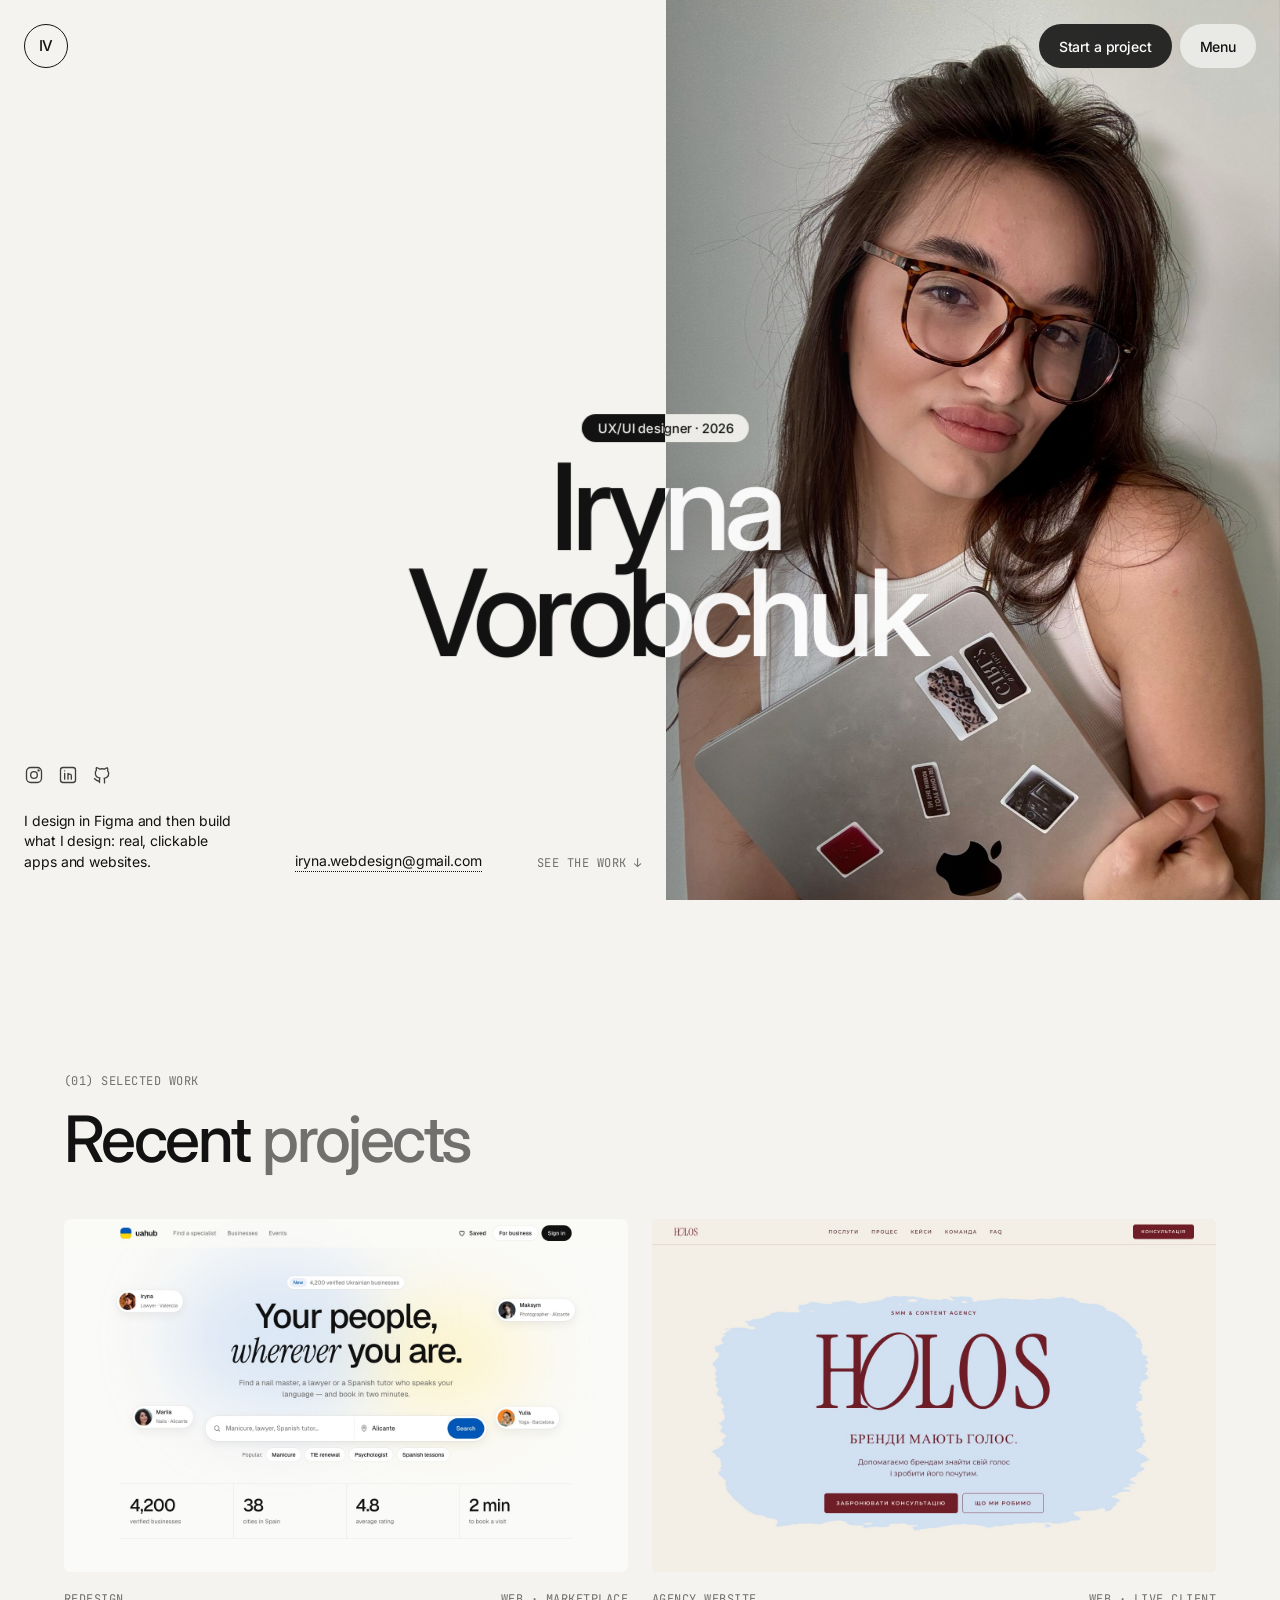
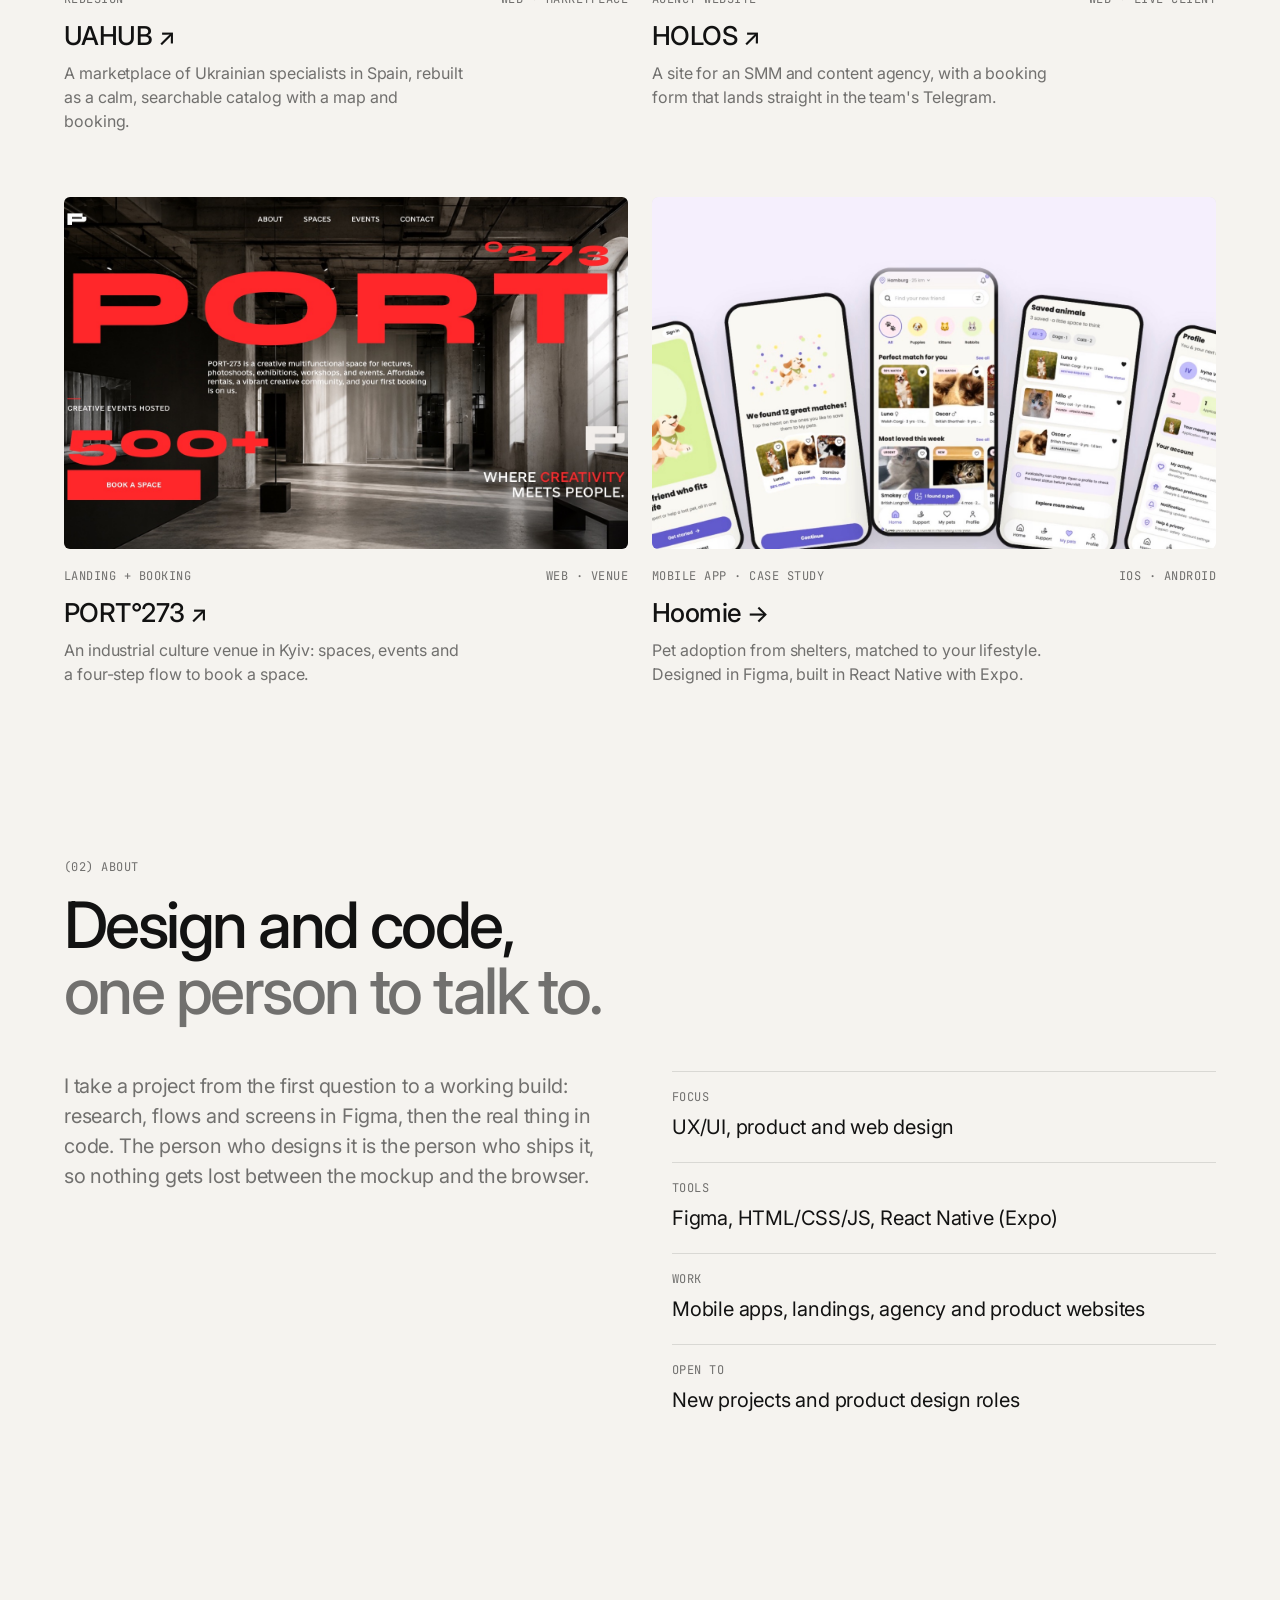
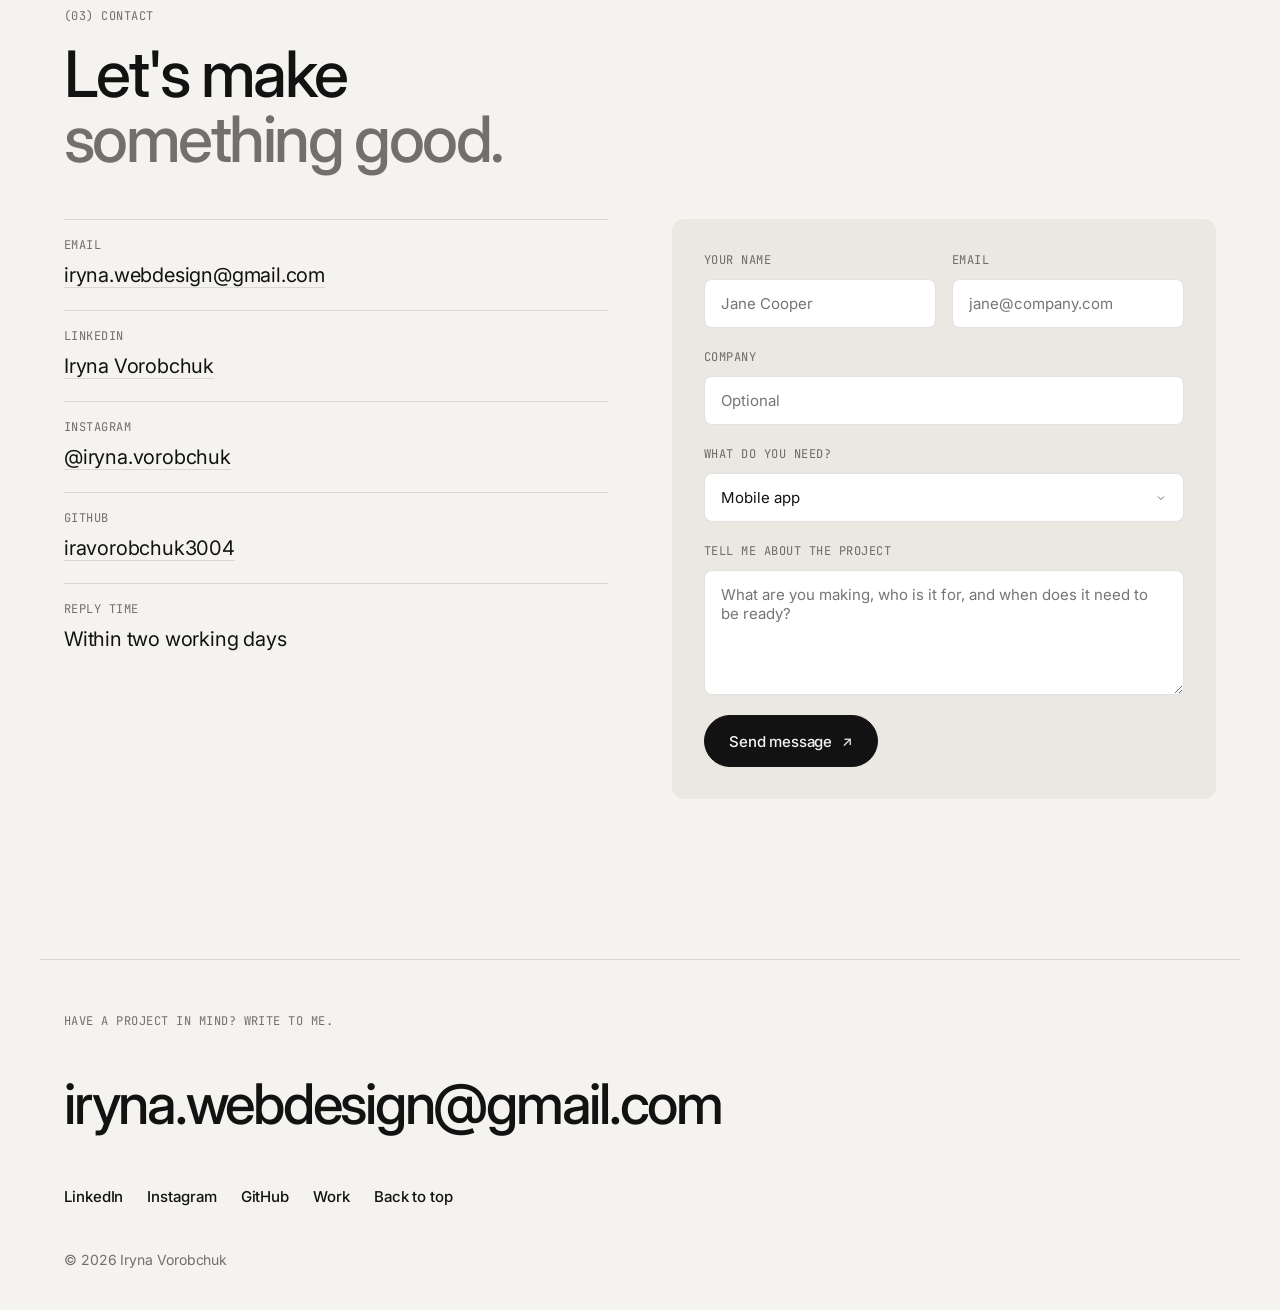
<file: index.html>
<!doctype html>
<html lang="en">
<head>
  <meta charset="utf-8">
  <meta name="viewport" content="width=device-width, initial-scale=1">
  <title>Iryna Vorobchuk — UX/UI designer</title>
  <meta name="description" content="UX/UI designer who designs in Figma and builds what she designs: apps, landings and websites.">
  <link rel="icon" href="favicon.svg" type="image/svg+xml">
  <link rel="preconnect" href="https://fonts.googleapis.com">
  <link rel="preconnect" href="https://fonts.gstatic.com" crossorigin>
  <link href="https://fonts.googleapis.com/css2?family=Inter:opsz,wght@14..32,400;14..32,500&family=JetBrains+Mono:wght@400&display=swap" rel="stylesheet">
  <link rel="stylesheet" href="styles.css?v=11">
</head>
<body>
  <header class="top">
    <a href="#top" class="brand">Iryna Vorobchuk</a>
    <button class="menu-btn" aria-expanded="false" aria-controls="menu">Menu</button>
  </header>

  <nav class="menu" id="menu" hidden>
    <a href="#work"><span class="mono">01</span>Work</a>
    <a href="#about"><span class="mono">02</span>About</a>
    <a href="#contact"><span class="mono">03</span>Contact</a>
  </nav>

  <main id="top">
    <section class="hero">
      <div class="hero-paper"></div>
      <figure class="hero-photo">
        <img src="img/iryna.jpg?v=2" alt="Iryna Vorobchuk holding her laptop" width="1200" height="1600">
      </figure>

      <a href="#top" class="hero-mark" aria-label="Iryna Vorobchuk">IV</a>
      <div class="hero-cta">
        <a class="pill pill-dark" href="#contact">Start a project</a>
        <button class="pill pill-glass menu-btn" aria-expanded="false" aria-controls="menu">Menu</button>
      </div>

      <!-- Two copies of the name: dark on the paper, light on the photo, split at the seam -->
      <div class="hero-name" aria-hidden="true">
        <div class="hero-name-in">
          <span class="tag"><span class="tag-a">UX/UI designer · 2026</span><span class="tag-b">Open to new projects ↗</span></span>
          <p class="name">Iryna<br>Vorobchuk</p>
        </div>
      </div>
      <div class="hero-name on-photo" aria-hidden="true">
        <div class="hero-name-in">
          <span class="tag"><span class="tag-a">UX/UI designer · 2026</span><span class="tag-b">Open to new projects ↗</span></span>
          <p class="name">Iryna<br>Vorobchuk</p>
        </div>
      </div>
      <!-- Invisible copy that catches the hover/click for the label above both visible copies -->
      <div class="hero-name hero-hit">
        <div class="hero-name-in">
          <a class="tag" href="#contact"><span class="tag-a">UX/UI designer · 2026</span><span class="tag-b">Open to new projects ↗</span></a>
          <p class="name" aria-hidden="true">Iryna<br>Vorobchuk</p>
        </div>
      </div>
      <h1 class="sr-only">Iryna Vorobchuk, UX/UI designer</h1>

      <div class="hero-foot">
        <div class="hero-social">
          <a href="https://www.instagram.com/iryna.vorobchuk/" target="_blank" rel="noopener" aria-label="Instagram"><svg viewBox="0 0 24 24"><rect x="3" y="3" width="18" height="18" rx="5"/><circle cx="12" cy="12" r="4"/><circle cx="17.5" cy="6.5" r="0.6" fill="currentColor"/></svg></a>
          <a href="https://www.linkedin.com/in/iryna-vorobchuk-7a0894409/" target="_blank" rel="noopener" aria-label="LinkedIn"><svg viewBox="0 0 24 24"><rect x="3" y="3" width="18" height="18" rx="3"/><path d="M8 10v7M8 7v.01M12 17v-4a2 2 0 0 1 4 0v4M12 10v7"/></svg></a>
          <a href="https://github.com/iravorobchuk3004" target="_blank" rel="noopener" aria-label="GitHub"><svg viewBox="0 0 24 24"><path d="M9 19c-4 1.3-4-2-6-2.5m12 5v-3.5c0-1 .1-1.4-.5-2 2.8-.3 5.5-1.4 5.5-6a4.6 4.6 0 0 0-1.3-3.2 4.2 4.2 0 0 0-.1-3.2s-1.1-.3-3.5 1.3a12 12 0 0 0-6.2 0C6.5 2.8 5.4 3.1 5.4 3.1a4.2 4.2 0 0 0-.1 3.2A4.6 4.6 0 0 0 4 9.5c0 4.6 2.7 5.7 5.5 6-.6.6-.6 1.2-.5 2V21"/></svg></a>
        </div>
        <div class="hero-bottom">
          <p>I design in Figma and then build what I design: real, clickable apps and websites.</p>
          <a class="dotted" href="mailto:iryna.webdesign@gmail.com">iryna.webdesign@gmail.com</a>
          <a class="mono" href="#work">See the work ↓</a>
        </div>
      </div>

    </section>

    <section class="work wrap" id="work">
      <p class="eyebrow reveal">(01) Selected work</p>
      <h2 class="title reveal-words">Recent <em>projects</em></h2>

      <div class="grid">
        <a class="card reveal" href="https://iravorobchuk3004.github.io/uahub-redesign/" target="_blank" rel="noopener">
          <div class="shot"><img src="img/uahub.jpg" alt="UAHUB home page with search and specialist avatars" loading="lazy"></div>
          <div class="meta mono"><span>Redesign</span><span>Web · Marketplace</span></div>
          <h3>UAHUB <span class="arr">↗</span></h3>
          <p>A marketplace of Ukrainian specialists in Spain, rebuilt as a calm, searchable catalog with a map and booking.</p>
        </a>

        <a class="card reveal" href="https://holos-site-tau.vercel.app" target="_blank" rel="noopener">
          <div class="shot"><img src="img/holos.jpg" alt="HOLOS agency site with wine-red serif wordmark" loading="lazy"></div>
          <div class="meta mono"><span>Agency website</span><span>Web · Live client</span></div>
          <h3>HOLOS <span class="arr">↗</span></h3>
          <p>A site for an SMM and content agency, with a booking form that lands straight in the team's Telegram.</p>
        </a>

        <a class="card reveal" href="https://iravorobchuk3004.github.io/port273/" target="_blank" rel="noopener">
          <div class="shot dark"><img src="img/port273.jpg?v=2" alt="PORT°273 landing: red wordmark over an industrial hall" loading="lazy"></div>
          <div class="meta mono"><span>Landing + booking</span><span>Web · Venue</span></div>
          <h3>PORT°273 <span class="arr">↗</span></h3>
          <p>An industrial culture venue in Kyiv: spaces, events and a four-step flow to book a space.</p>
        </a>

        <a class="card reveal" href="case/hoomie/">
          <div class="shot"><img src="img/hoomie.jpg?v=2" alt="Five Hoomie app screens: onboarding, matches, home, saved animals and profile" loading="lazy"></div>
          <div class="meta mono"><span>Mobile app · Case study</span><span>iOS · Android</span></div>
          <h3>Hoomie <span class="arr">→</span></h3>
          <p>Pet adoption from shelters, matched to your lifestyle. Designed in Figma, built in React Native with Expo.</p>
        </a>
      </div>
    </section>

    <section class="about wrap" id="about">
      <p class="eyebrow reveal">(02) About</p>
      <h2 class="title reveal-words">Design and code, <em>one person to talk to.</em></h2>
      <div class="split">
        <p class="body reveal">I take a project from the first question to a working build: research, flows and screens in Figma, then the real thing in code. The person who designs it is the person who ships it, so nothing gets lost between the mockup and the browser.</p>
        <dl class="facts">
          <div class="reveal"><dt class="mono">Focus</dt><dd>UX/UI, product and web design</dd></div>
          <div class="reveal"><dt class="mono">Tools</dt><dd>Figma, HTML/CSS/JS, React Native (Expo)</dd></div>
          <div class="reveal"><dt class="mono">Work</dt><dd>Mobile apps, landings, agency and product websites</dd></div>
          <div class="reveal"><dt class="mono">Open to</dt><dd>New projects and product design roles</dd></div>
        </dl>
      </div>
    </section>

    <section class="contact wrap" id="contact">
      <p class="eyebrow reveal">(03) Contact</p>
      <h2 class="title reveal-words">Let's make <em>something good.</em></h2>
      <div class="split">
        <dl class="facts">
          <div class="reveal"><dt class="mono">Email</dt><dd><a href="mailto:iryna.webdesign@gmail.com">iryna.webdesign@gmail.com</a></dd></div>
          <div class="reveal"><dt class="mono">LinkedIn</dt><dd><a href="https://www.linkedin.com/in/iryna-vorobchuk-7a0894409/" target="_blank" rel="noopener">Iryna Vorobchuk</a></dd></div>
          <div class="reveal"><dt class="mono">Instagram</dt><dd><a href="https://www.instagram.com/iryna.vorobchuk/" target="_blank" rel="noopener">@iryna.vorobchuk</a></dd></div>
          <div class="reveal"><dt class="mono">GitHub</dt><dd><a href="https://github.com/iravorobchuk3004" target="_blank" rel="noopener">iravorobchuk3004</a></dd></div>
          <div class="reveal"><dt class="mono">Reply time</dt><dd>Within two working days</dd></div>
        </dl>

        <form class="form reveal" id="form">
          <div class="row">
            <label><span class="mono">Your name</span><input name="name" placeholder="Jane Cooper" required></label>
            <label><span class="mono">Email</span><input name="email" type="email" placeholder="jane@company.com" required></label>
          </div>
          <label><span class="mono">Company</span><input name="company" placeholder="Optional"></label>
          <label><span class="mono">What do you need?</span>
            <select name="need">
              <option>Mobile app</option>
              <option>Website or landing</option>
              <option>Redesign</option>
              <option>UX/UI audit</option>
              <option>A designer on the team</option>
              <option>Not sure yet</option>
            </select>
          </label>
          <label><span class="mono">Tell me about the project</span><textarea name="message" rows="5" placeholder="What are you making, who is it for, and when does it need to be ready?"></textarea></label>
          <button class="btn btn-dark" type="submit">Send message <span class="arr">↗</span></button>
        </form>
      </div>
    </section>
  </main>

  <footer class="foot wrap">
    <p class="eyebrow">Have a project in mind? Write to me.</p>
    <a class="big-mail" href="mailto:iryna.webdesign@gmail.com">iryna.webdesign@gmail.com</a>
    <div class="socials">
      <a href="https://www.linkedin.com/in/iryna-vorobchuk-7a0894409/" target="_blank" rel="noopener">LinkedIn</a>
      <a href="https://www.instagram.com/iryna.vorobchuk/" target="_blank" rel="noopener">Instagram</a>
      <a href="https://github.com/iravorobchuk3004" target="_blank" rel="noopener">GitHub</a>
      <a href="#work">Work</a>
      <a href="#top">Back to top</a>
    </div>
    <p class="small">© 2026 Iryna Vorobchuk</p>
  </footer>

  <script src="app.js?v=11"></script>
</body>
</html>
</file>
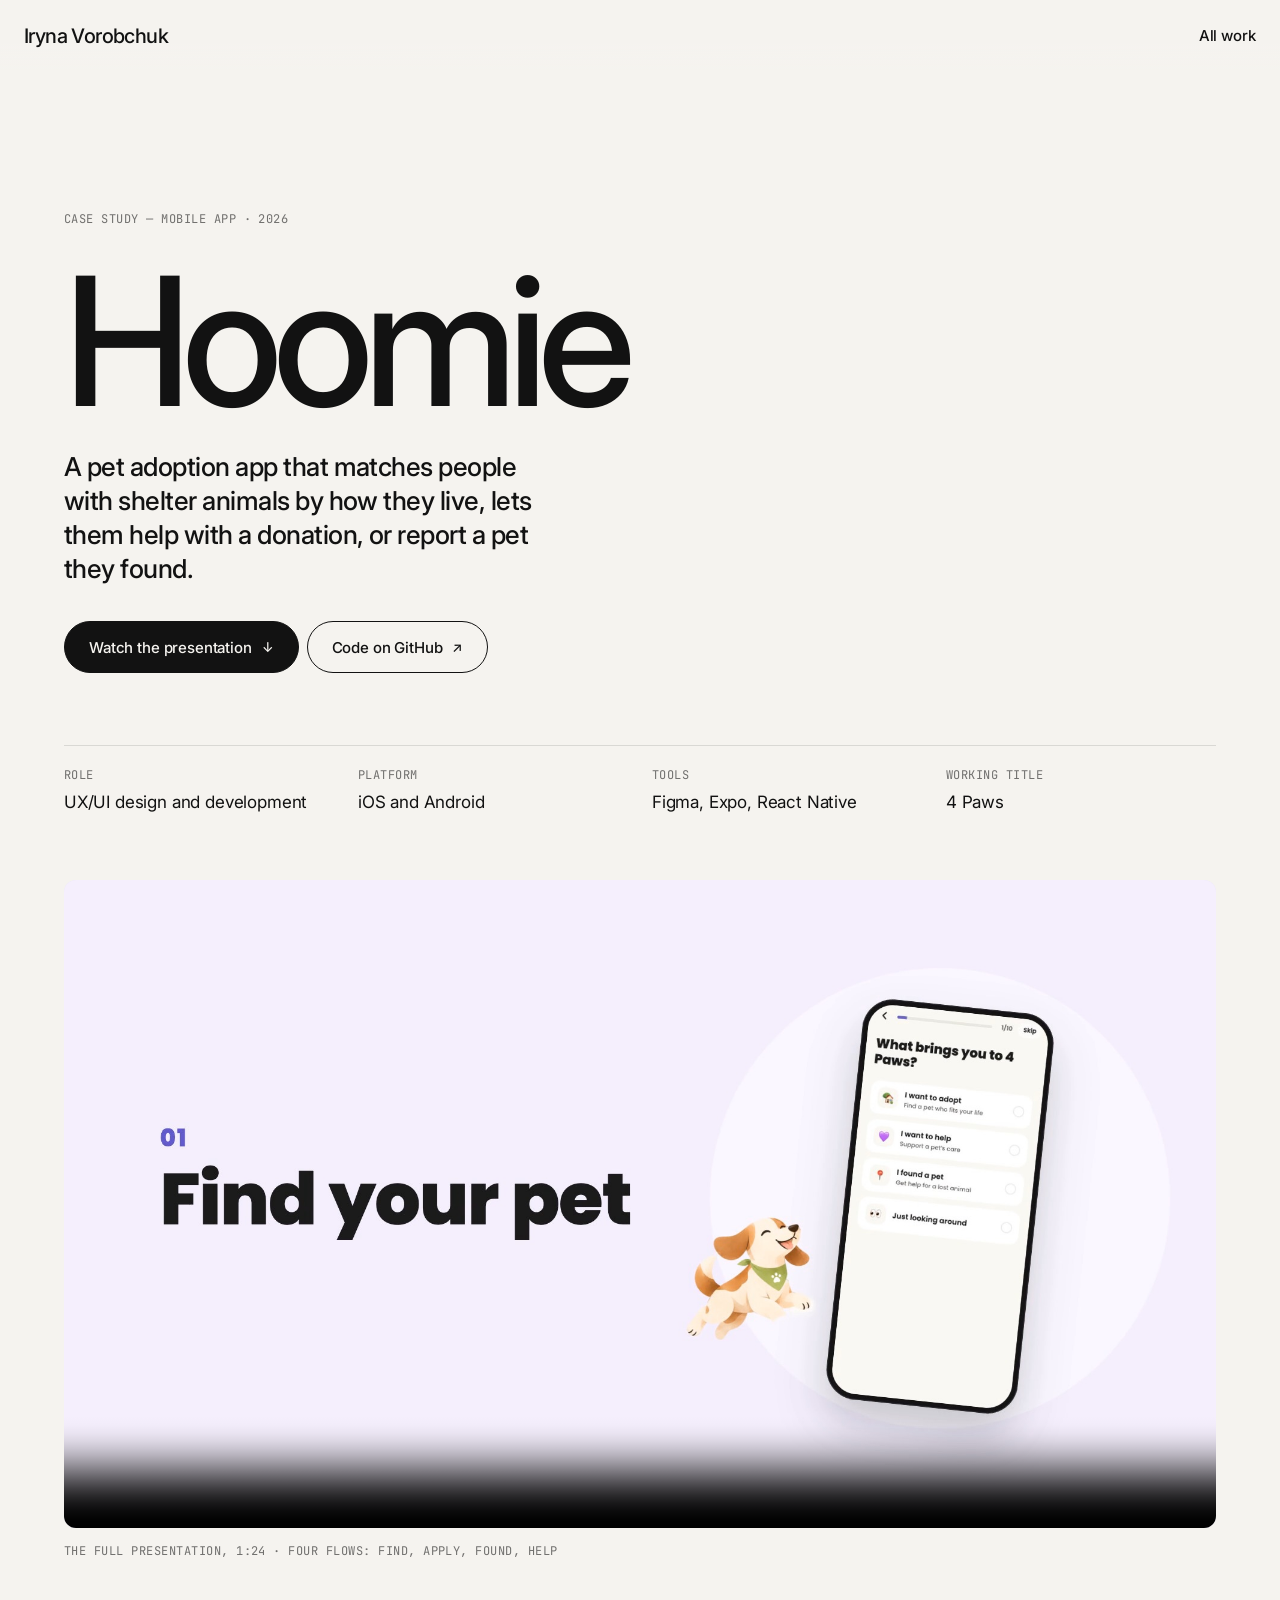
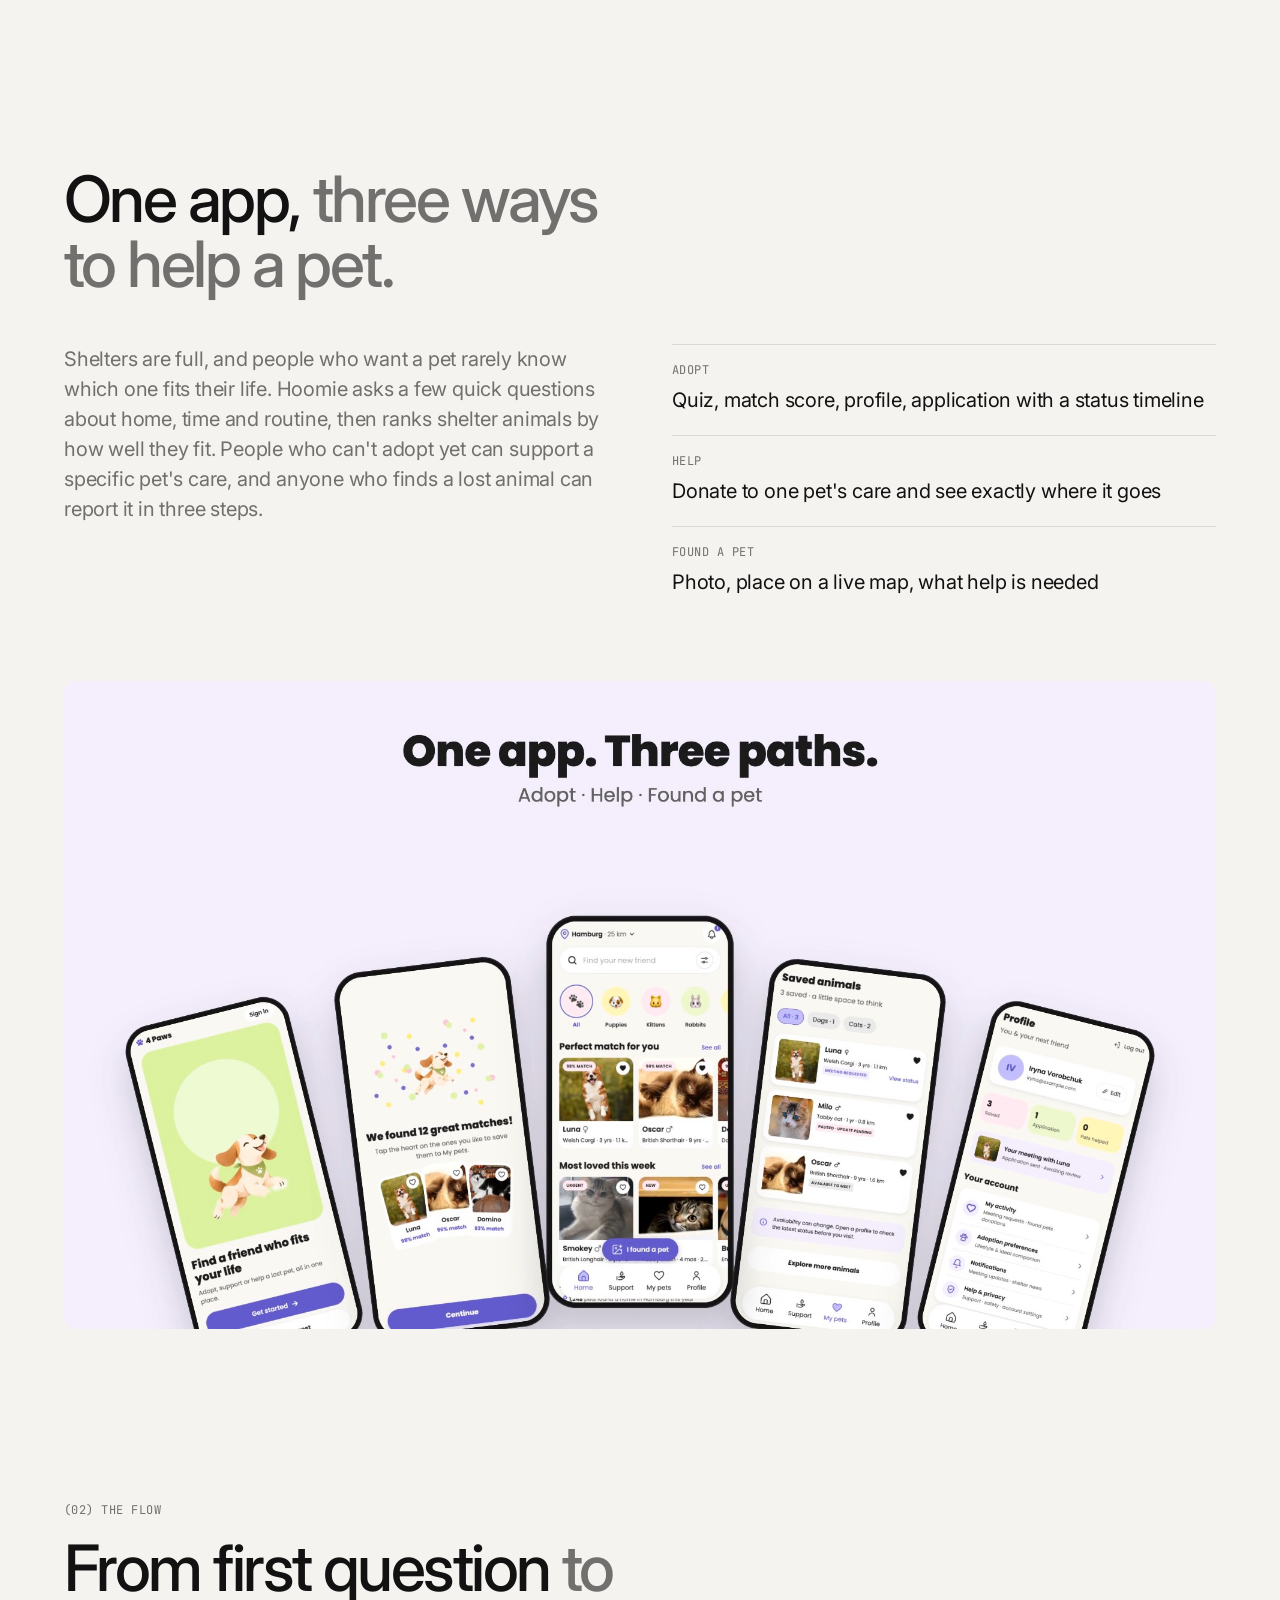
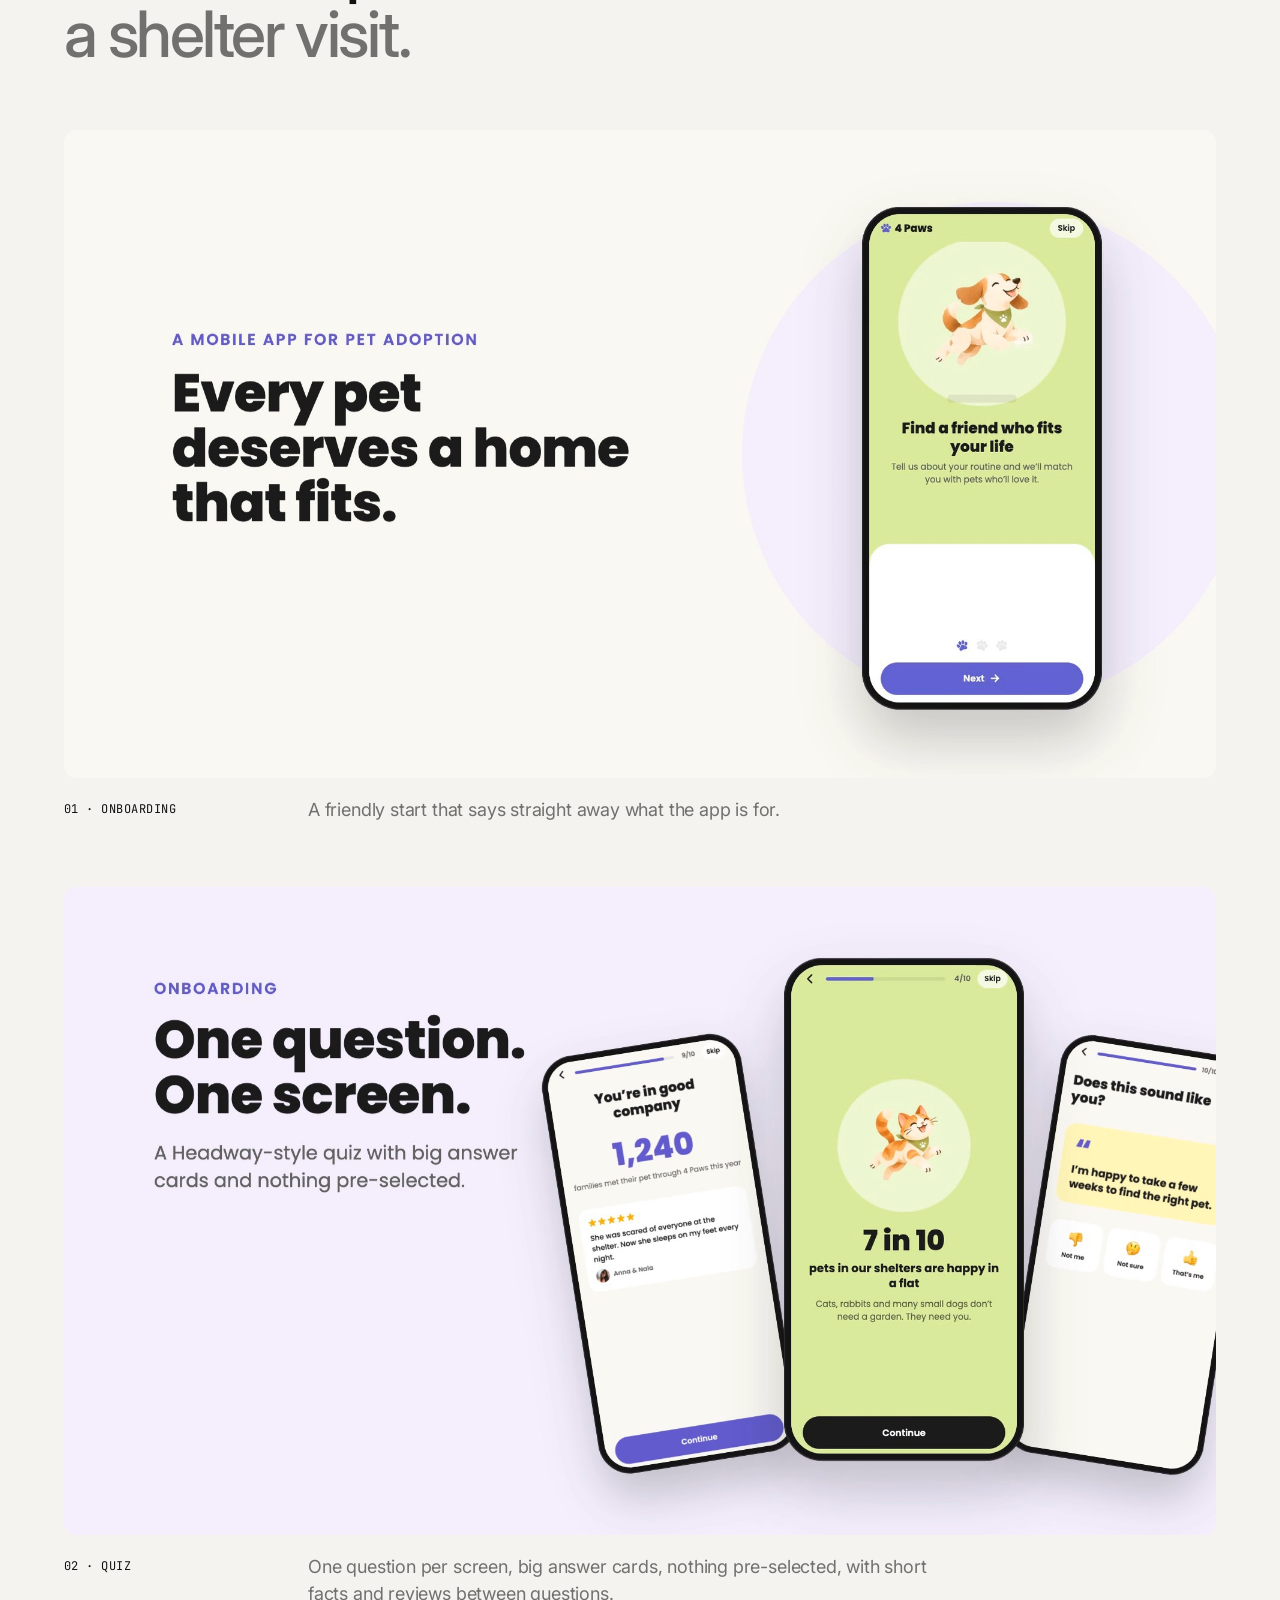
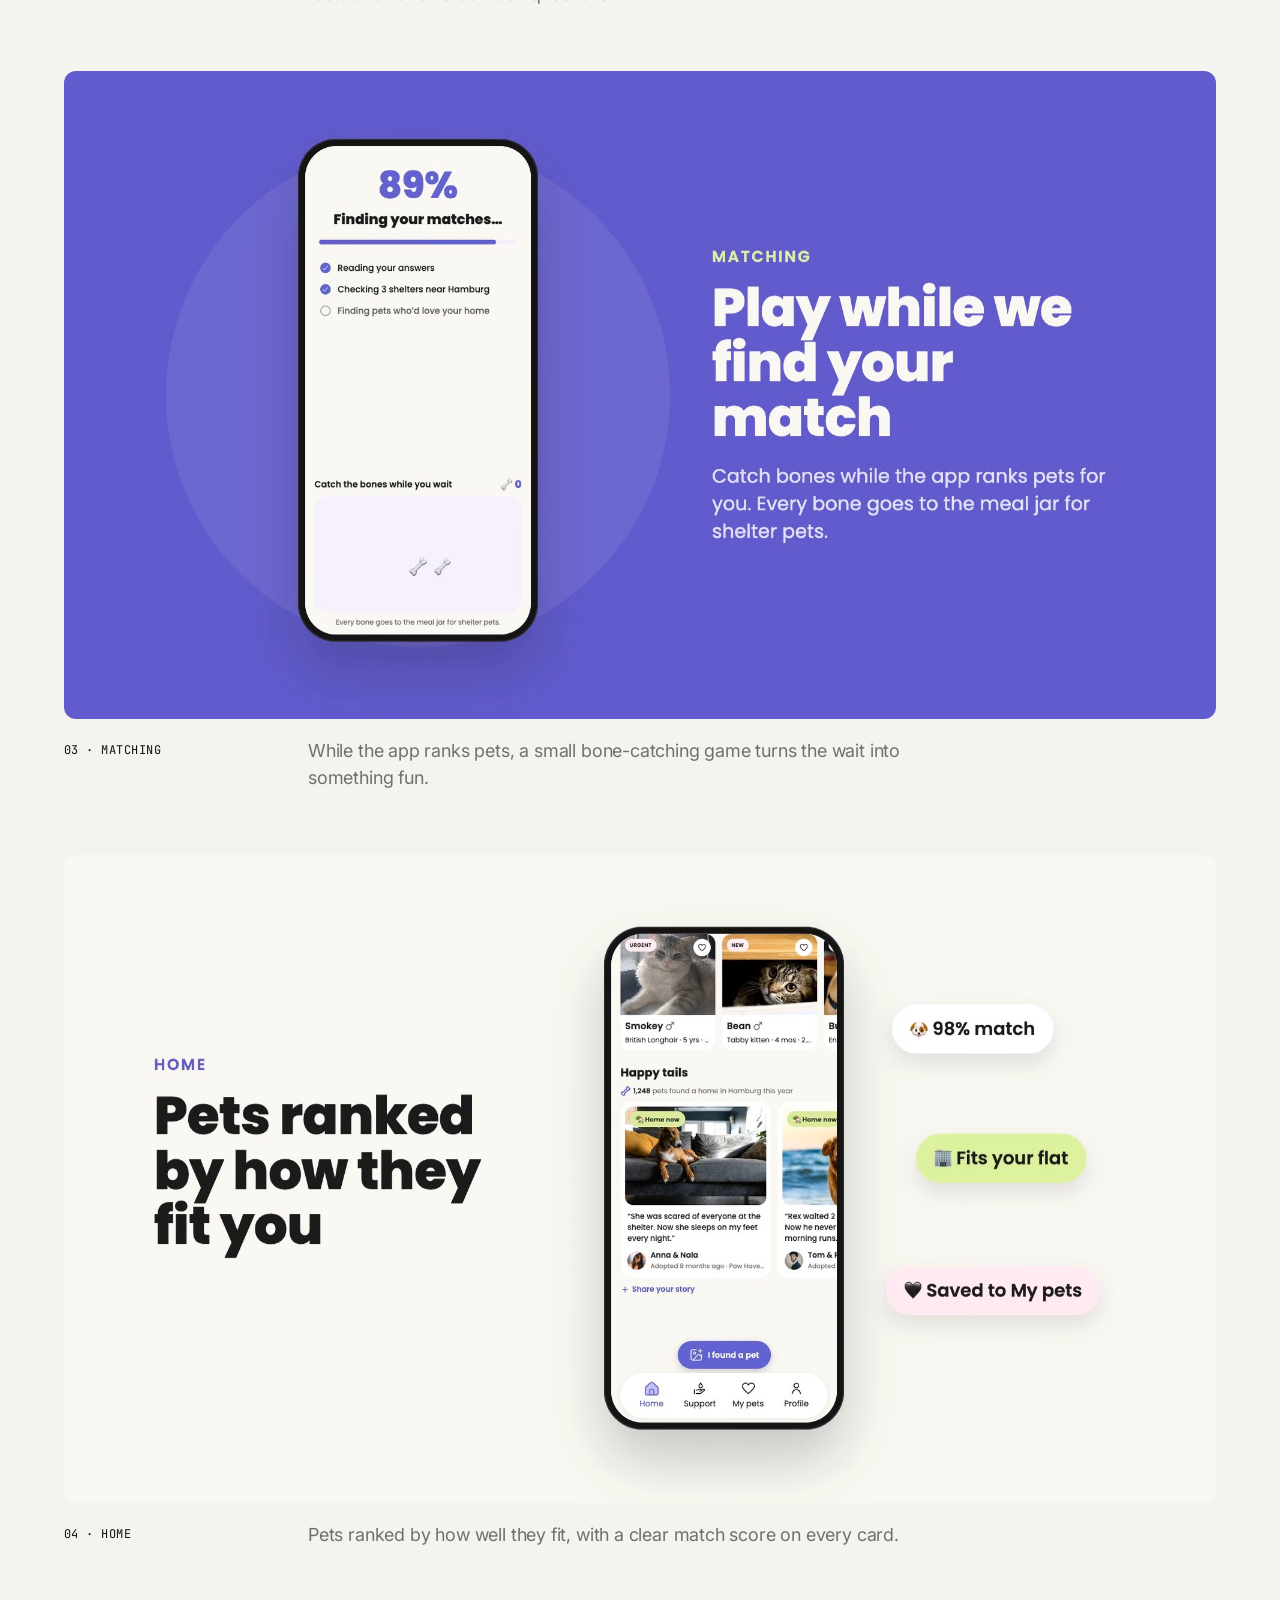
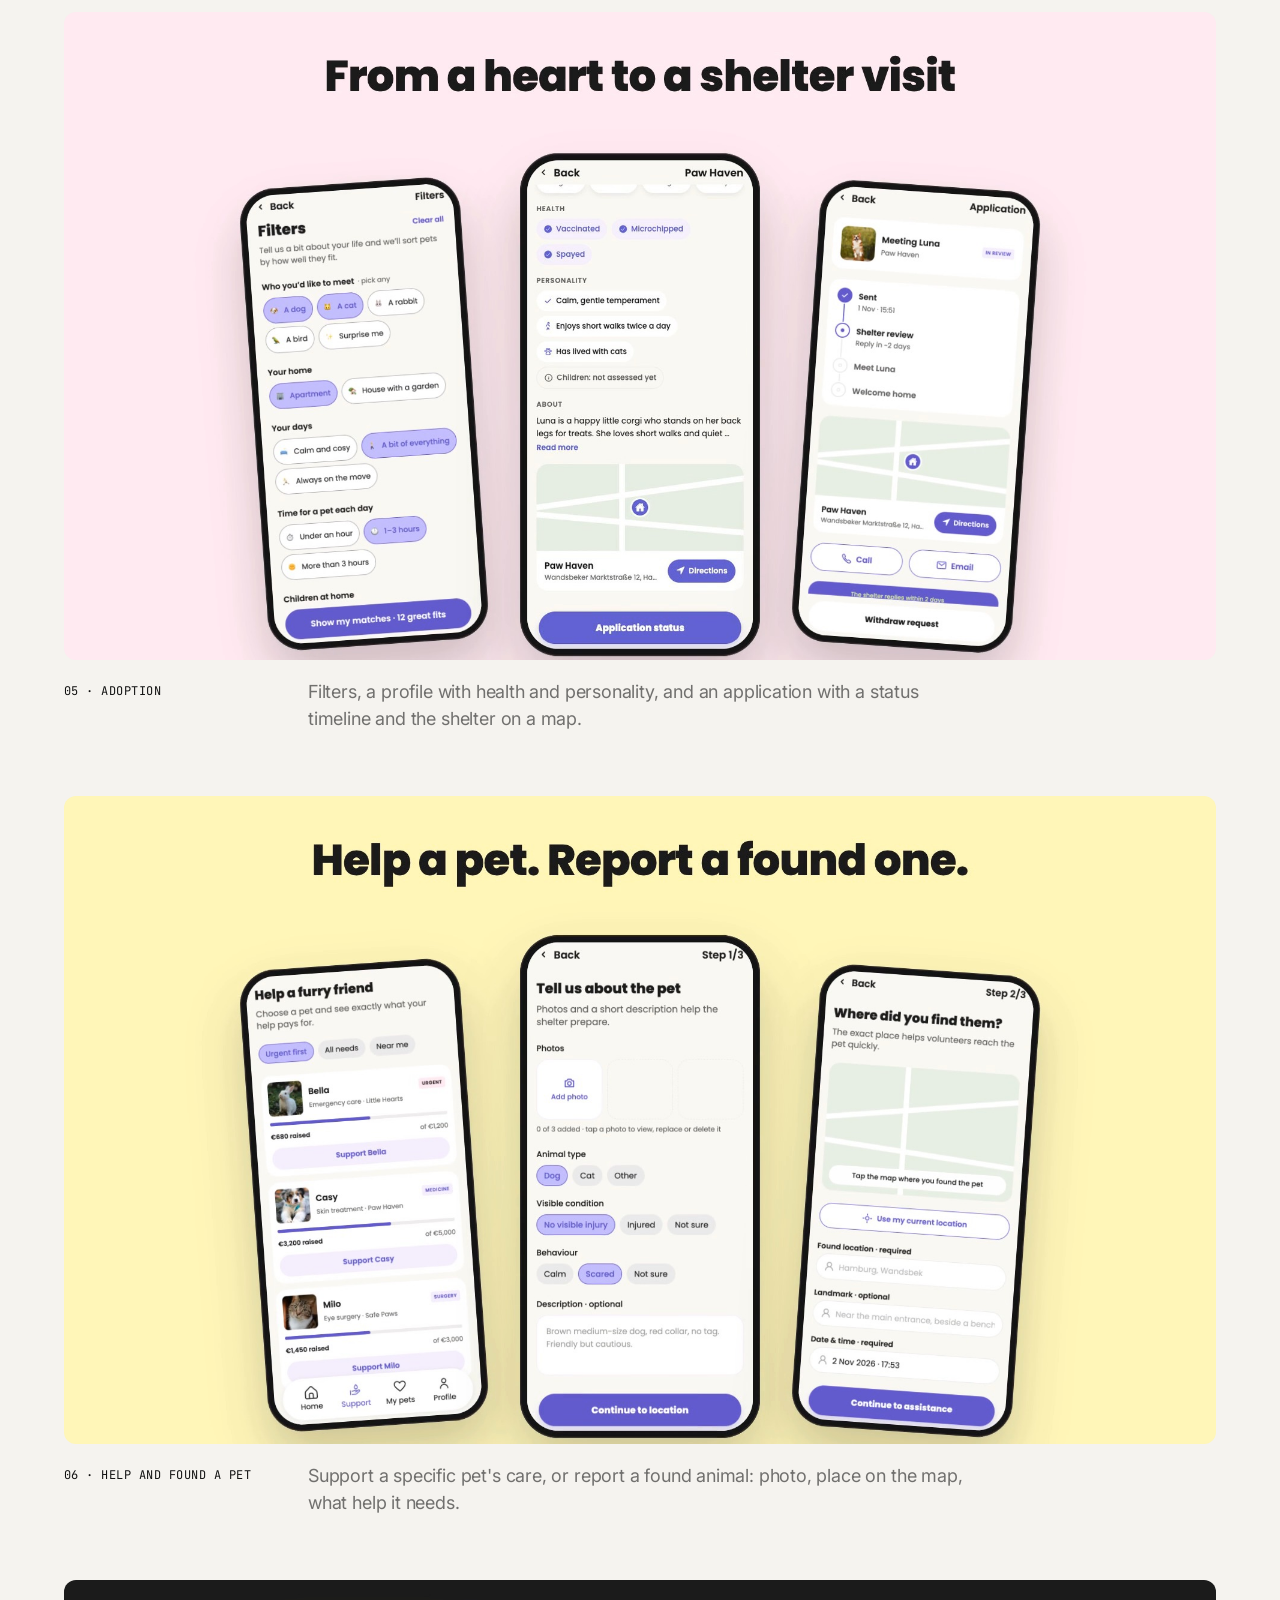
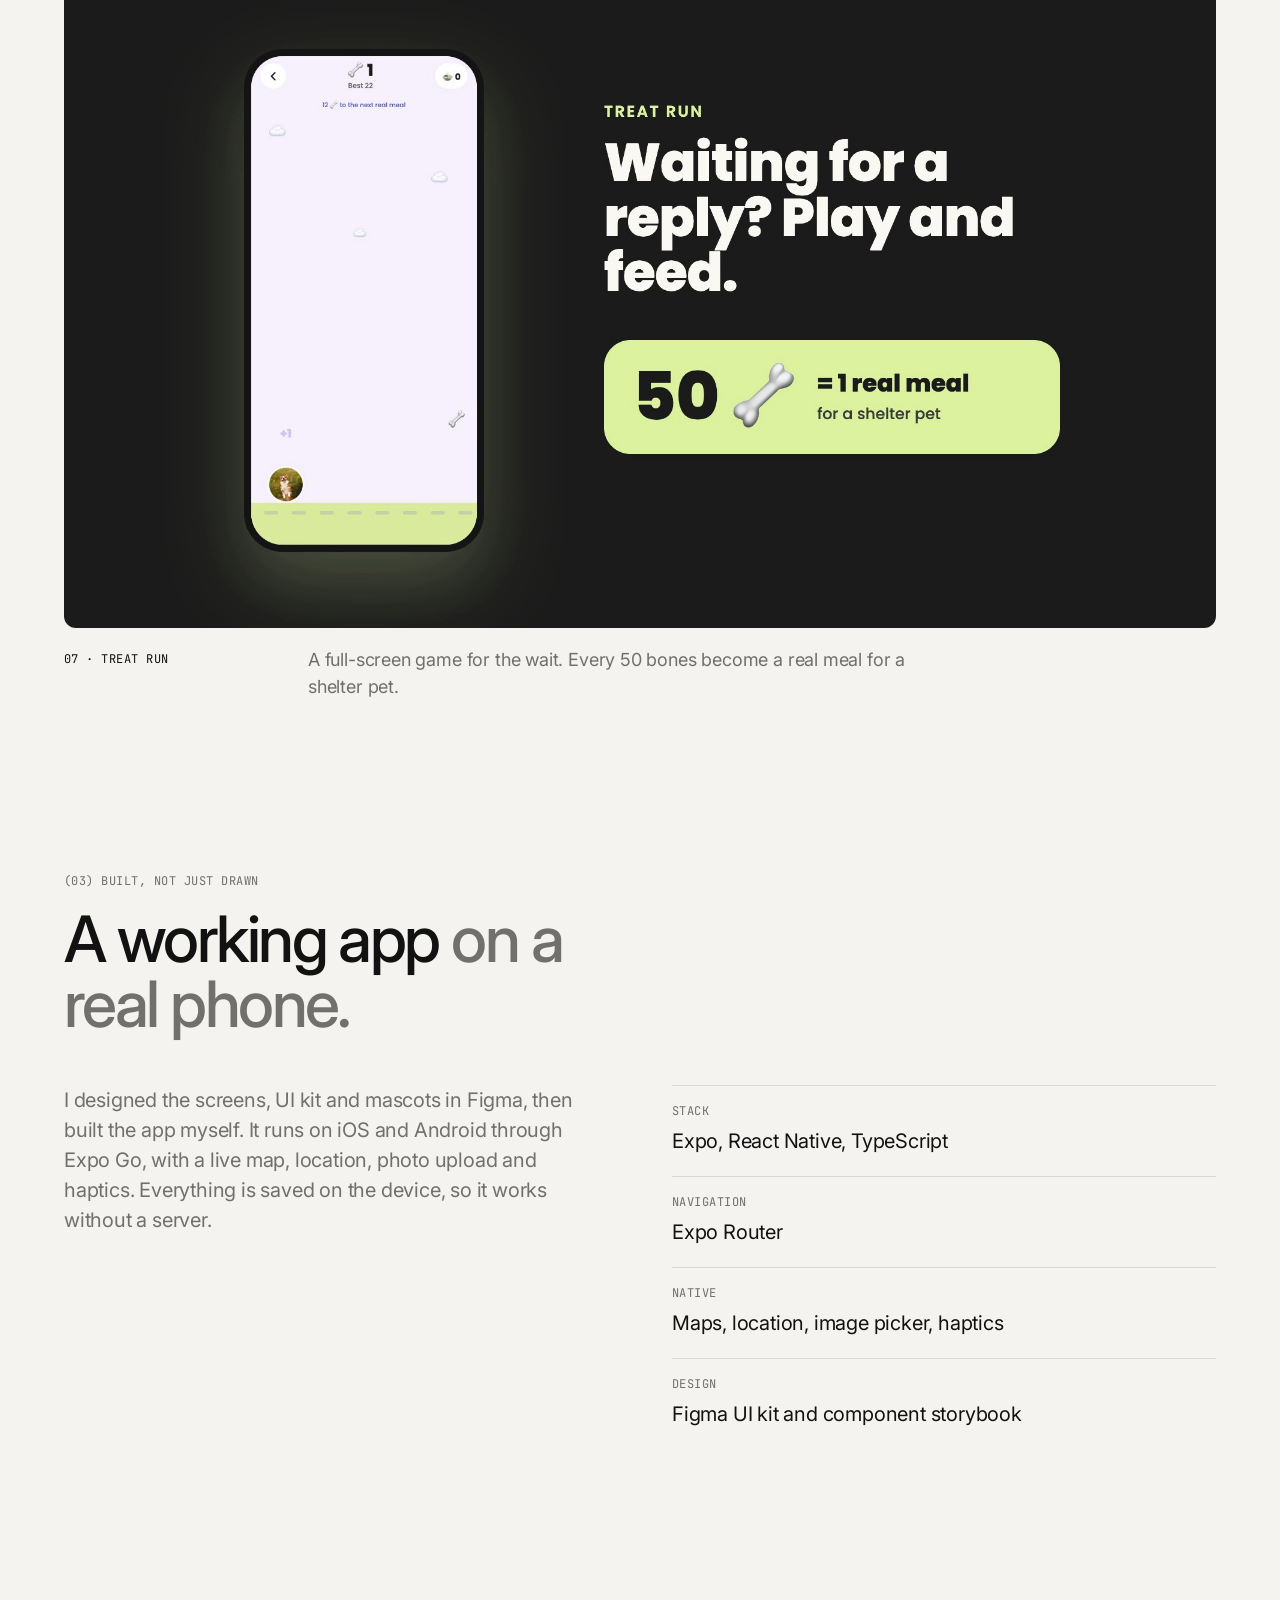
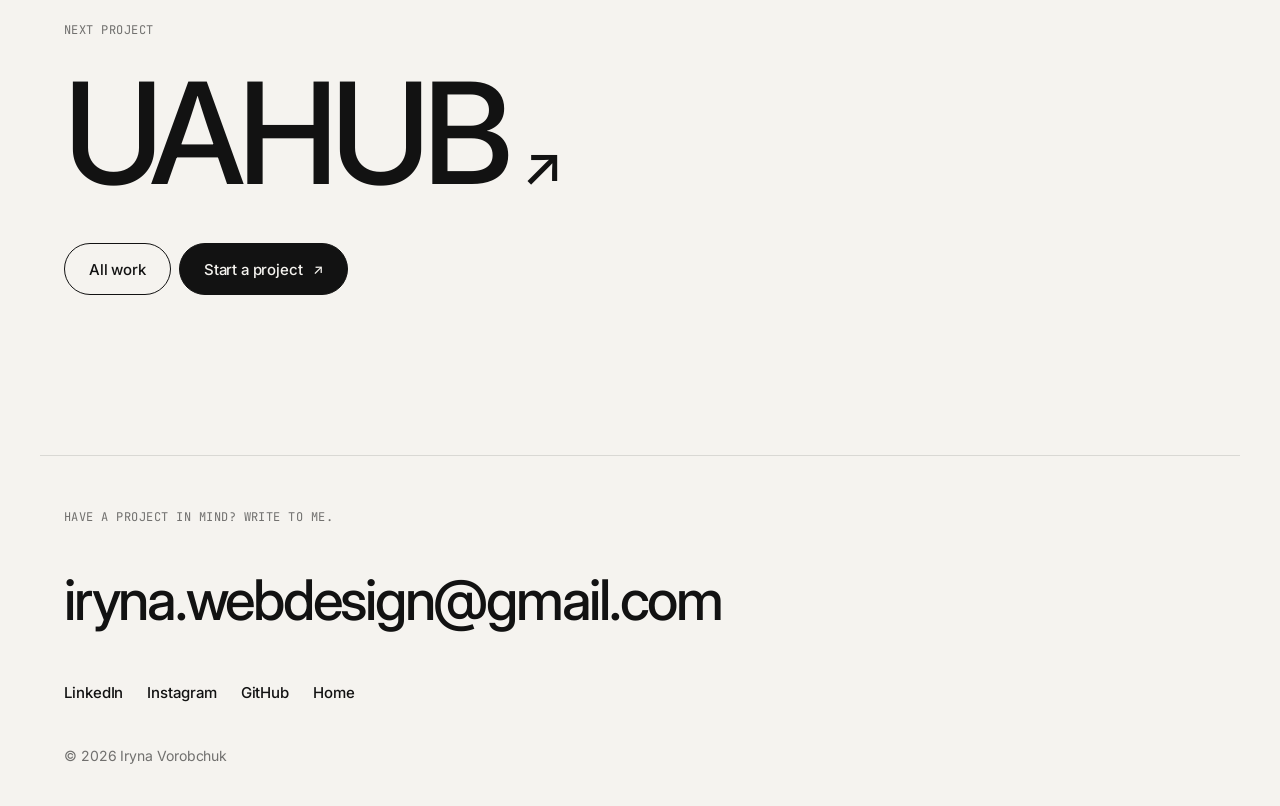
<file: case/hoomie/index.html>
<!doctype html>
<html lang="en">
<head>
  <meta charset="utf-8">
  <meta name="viewport" content="width=device-width, initial-scale=1">
  <title>Hoomie — case study · Iryna Vorobchuk</title>
  <meta name="description" content="Hoomie, a pet adoption app designed in Figma and built in React Native: case study and presentation.">
  <link rel="icon" href="../../favicon.svg" type="image/svg+xml">
  <link rel="preconnect" href="https://fonts.googleapis.com">
  <link rel="preconnect" href="https://fonts.gstatic.com" crossorigin>
  <link href="https://fonts.googleapis.com/css2?family=Inter:opsz,wght@14..32,400;14..32,500&family=JetBrains+Mono:wght@400&display=swap" rel="stylesheet">
  <link rel="stylesheet" href="../../styles.css?v=11">
</head>
<body class="case-page past-hero">
  <header class="top">
    <a href="../../" class="brand">Iryna Vorobchuk</a>
    <a href="../../#work" class="menu-btn">All work</a>
  </header>

  <main>
    <section class="case-hero wrap">
      <p class="eyebrow reveal">Case study — Mobile app · 2026</p>
      <h1 class="display reveal-words">Hoomie</h1>
      <p class="lead reveal">A pet adoption app that matches people with shelter animals by how they live, lets them help with a donation, or report a pet they found.</p>
      <div class="actions reveal">
        <a class="btn btn-dark" href="#film">Watch the presentation <span class="arr">↓</span></a>
        <a class="btn btn-line" href="https://github.com/iravorobchuk3004/4-paws" target="_blank" rel="noopener">Code on GitHub <span class="arr">↗</span></a>
      </div>

      <dl class="case-meta reveal">
        <div><dt class="mono">Role</dt><dd>UX/UI design and development</dd></div>
        <div><dt class="mono">Platform</dt><dd>iOS and Android</dd></div>
        <div><dt class="mono">Tools</dt><dd>Figma, Expo, React Native</dd></div>
        <div><dt class="mono">Working title</dt><dd>4 Paws</dd></div>
      </dl>
    </section>

    <section class="wrap case-film" id="film">
      <div class="film reveal">
        <video src="presentation.mp4" poster="poster.jpg" controls playsinline preload="metadata" width="1920" height="1080"></video>
      </div>
      <p class="mono case-cap">The full presentation, 1:24 · four flows: find, apply, found, help</p>
    </section>

    <section class="wrap" id="idea">
      <p class="eyebrow reveal">(01) The idea</p>
      <h2 class="title reveal-words">One app, <em>three ways to help a pet.</em></h2>
      <div class="split">
        <p class="body reveal">Shelters are full, and people who want a pet rarely know which one fits their life. Hoomie asks a few quick questions about home, time and routine, then ranks shelter animals by how well they fit. People who can't adopt yet can support a specific pet's care, and anyone who finds a lost animal can report it in three steps.</p>
        <dl class="facts">
          <div class="reveal"><dt class="mono">Adopt</dt><dd>Quiz, match score, profile, application with a status timeline</dd></div>
          <div class="reveal"><dt class="mono">Help</dt><dd>Donate to one pet's care and see exactly where it goes</dd></div>
          <div class="reveal"><dt class="mono">Found a pet</dt><dd>Photo, place on a live map, what help is needed</dd></div>
        </dl>
      </div>
      <figure class="slide reveal">
        <img src="08-three-paths.jpg" alt="Five Hoomie screens: onboarding, matches, home, saved animals and profile" width="1920" height="1080" loading="lazy">
      </figure>
    </section>

    <section class="wrap" id="flow">
      <p class="eyebrow reveal">(02) The flow</p>
      <h2 class="title reveal-words">From first question <em>to a shelter visit.</em></h2>

      <figure class="slide reveal">
        <img src="01-home-fits.jpg" alt="Onboarding screen: Find a friend who fits your life" width="1920" height="1080" loading="lazy">
        <figcaption><span class="mono">01 · Onboarding</span>A friendly start that says straight away what the app is for.</figcaption>
      </figure>
      <figure class="slide reveal">
        <img src="02-quiz.jpg" alt="Quiz screens with one question each" width="1920" height="1080" loading="lazy">
        <figcaption><span class="mono">02 · Quiz</span>One question per screen, big answer cards, nothing pre-selected, with short facts and reviews between questions.</figcaption>
      </figure>
      <figure class="slide reveal">
        <img src="03-matching.jpg" alt="Matching screen with progress and a mini game" width="1920" height="1080" loading="lazy">
        <figcaption><span class="mono">03 · Matching</span>While the app ranks pets, a small bone-catching game turns the wait into something fun.</figcaption>
      </figure>
      <figure class="slide reveal">
        <img src="04-ranked.jpg" alt="Home screen with pets ranked by match" width="1920" height="1080" loading="lazy">
        <figcaption><span class="mono">04 · Home</span>Pets ranked by how well they fit, with a clear match score on every card.</figcaption>
      </figure>
      <figure class="slide reveal">
        <img src="05-adopt.jpg" alt="Filters, pet profile and application status screens" width="1920" height="1080" loading="lazy">
        <figcaption><span class="mono">05 · Adoption</span>Filters, a profile with health and personality, and an application with a status timeline and the shelter on a map.</figcaption>
      </figure>
      <figure class="slide reveal">
        <img src="06-help-found.jpg" alt="Support a pet and report a found pet screens" width="1920" height="1080" loading="lazy">
        <figcaption><span class="mono">06 · Help and found a pet</span>Support a specific pet's care, or report a found animal: photo, place on the map, what help it needs.</figcaption>
      </figure>
      <figure class="slide reveal">
        <img src="07-treat-run.jpg" alt="Treat Run game: 50 bones equal one real meal" width="1920" height="1080" loading="lazy">
        <figcaption><span class="mono">07 · Treat Run</span>A full-screen game for the wait. Every 50 bones become a real meal for a shelter pet.</figcaption>
      </figure>
    </section>

    <section class="wrap" id="build">
      <p class="eyebrow reveal">(03) Built, not just drawn</p>
      <h2 class="title reveal-words">A working app <em>on a real phone.</em></h2>
      <div class="split">
        <p class="body reveal">I designed the screens, UI kit and mascots in Figma, then built the app myself. It runs on iOS and Android through Expo Go, with a live map, location, photo upload and haptics. Everything is saved on the device, so it works without a server.</p>
        <dl class="facts">
          <div class="reveal"><dt class="mono">Stack</dt><dd>Expo, React Native, TypeScript</dd></div>
          <div class="reveal"><dt class="mono">Navigation</dt><dd>Expo Router</dd></div>
          <div class="reveal"><dt class="mono">Native</dt><dd>Maps, location, image picker, haptics</dd></div>
          <div class="reveal"><dt class="mono">Design</dt><dd>Figma UI kit and component storybook</dd></div>
        </dl>
      </div>
    </section>

    <section class="wrap case-next">
      <p class="eyebrow">Next project</p>
      <a class="case-next-link" href="https://iravorobchuk3004.github.io/uahub-redesign/" target="_blank" rel="noopener">UAHUB <span class="arr">↗</span></a>
      <div class="actions">
        <a class="btn btn-line" href="../../#work">All work</a>
        <a class="btn btn-dark" href="../../#contact">Start a project <span class="arr">↗</span></a>
      </div>
    </section>
  </main>

  <footer class="foot wrap">
    <p class="eyebrow">Have a project in mind? Write to me.</p>
    <a class="big-mail" href="mailto:iryna.webdesign@gmail.com">iryna.webdesign@gmail.com</a>
    <div class="socials">
      <a href="https://www.linkedin.com/in/iryna-vorobchuk-7a0894409/" target="_blank" rel="noopener">LinkedIn</a>
      <a href="https://www.instagram.com/iryna.vorobchuk/" target="_blank" rel="noopener">Instagram</a>
      <a href="https://github.com/iravorobchuk3004" target="_blank" rel="noopener">GitHub</a>
      <a href="../../">Home</a>
    </div>
    <p class="small">© 2026 Iryna Vorobchuk</p>
  </footer>

  <script src="../../app.js?v=11"></script>
</body>
</html>
</file>
<file: styles.css>
:root {
  --bg: #f5f3ef;
  --panel: #ebe8e2;
  --ink: #121212;
  --muted: rgba(18, 18, 18, 0.58);
  --line: rgba(18, 18, 18, 0.12);
  --gutter: 24px;
  --max: 1200px;
  --ease: cubic-bezier(0.2, 0.7, 0.2, 1);
}

* { box-sizing: border-box; }
html { scroll-behavior: smooth; }
body {
  margin: 0;
  background: var(--bg);
  color: var(--ink);
  font: 400 16px/1.5 "Inter", system-ui, sans-serif;
  font-optical-sizing: auto;
  letter-spacing: -0.005em;
  -webkit-font-smoothing: antialiased;
}
a { color: inherit; text-decoration: none; }
img { display: block; max-width: 100%; }
.wrap { max-width: var(--max); margin: 0 auto; padding: 0 var(--gutter); }
.mono, .eyebrow {
  font-family: "JetBrains Mono", ui-monospace, monospace;
  font-size: 12px;
  letter-spacing: 0.04em;
  text-transform: uppercase;
  color: var(--muted);
}

/* Header + menu */
.top {
  position: fixed; inset: 0 0 auto 0; z-index: 20;
  display: flex; justify-content: space-between; align-items: center;
  padding: 20px var(--gutter);
  background: linear-gradient(var(--bg) 60%, transparent);
}
.brand { font-size: 20px; font-weight: 500; letter-spacing: -0.03em; }
.menu-btn {
  font: 500 15px "Inter", sans-serif; color: var(--ink);
  background: none; border: 0; padding: 6px 0; cursor: pointer;
}
.menu {
  position: fixed; inset: 0; z-index: 15;
  display: flex; flex-direction: column; justify-content: center; gap: 8px;
  padding: 0 var(--gutter);
  background: var(--bg);
}
.menu[hidden] { display: none; }
.menu a {
  display: flex; align-items: baseline; gap: 20px;
  font-size: clamp(48px, 9vw, 96px); font-weight: 500; letter-spacing: -0.05em; line-height: 1.05;
  animation: rise 0.6s var(--ease) both;
}
.menu a:nth-child(2) { animation-delay: 0.05s; }
.menu a:nth-child(3) { animation-delay: 0.1s; }
.menu a:hover { color: var(--muted); }
@keyframes rise { from { opacity: 0; transform: translateY(16px); filter: blur(6px); } }

/* Type */
.display {
  margin: 28px 0 32px;
  font-size: clamp(56px, 11vw, 136px); font-weight: 500;
  letter-spacing: -0.05em; line-height: 0.95;
}
.title {
  margin: 16px 0 48px;
  font-size: clamp(38px, 6vw, 64px); font-weight: 500;
  letter-spacing: -0.04em; line-height: 1.02;
  max-width: 14ch;
}
.title em { font-style: normal; color: var(--muted); }
.lead { max-width: 30ch; margin: 0; font-size: clamp(20px, 2.4vw, 26px); font-weight: 500; letter-spacing: -0.02em; line-height: 1.3; }
.body { margin: 0; font-size: 20px; line-height: 1.5; color: var(--muted); letter-spacing: -0.01em; }

/* Buttons */
.actions { display: flex; flex-wrap: wrap; gap: 8px; margin-top: 36px; }
.btn {
  display: inline-flex; align-items: center; gap: 10px;
  height: 52px; padding: 0 24px; border-radius: 999px;
  font: 500 15px "Inter", sans-serif; letter-spacing: -0.01em;
  border: 1px solid var(--ink); cursor: pointer;
  transition: transform 0.3s var(--ease), background 0.3s, color 0.3s;
}
.btn-dark { background: var(--ink); color: var(--bg); }
.btn-line { background: transparent; color: var(--ink); }
.btn:hover { transform: translateY(-2px); }
.btn-line:hover { background: var(--ink); color: var(--bg); }
.arr { display: inline-block; font-size: 0.9em; transition: transform 0.3s var(--ease); }
.btn:hover .arr, .card:hover .arr { transform: translate(2px, -2px); }

/* Sections */
section.wrap { padding-top: 160px; scroll-margin-top: -64px; }
/* Hero: paper on the left, photo on the right, the name sits across the seam */
.sr-only { position: absolute; width: 1px; height: 1px; overflow: hidden; clip: rect(0 0 0 0); white-space: nowrap; }
.hero {
  --seam: 52%;
  position: relative; height: 100vh; height: 100svh; min-height: 640px;
  overflow: hidden; color: var(--ink);
}
.hero-paper { position: absolute; inset: 0 calc(100% - var(--seam)) 0 0; background: var(--bg); }
.hero-photo { position: absolute; inset: 0 0 0 var(--seam); margin: 0; background: #2b3a4a; }
.hero-photo img {
  width: 100%; height: 100%; object-fit: cover; object-position: 50% 22%;
  animation: settle 1.6s var(--ease) both;
}
/* soft shade where the name overlaps the photo, so the light letters stay readable */
.hero-photo::after {
  content: ""; position: absolute; inset: 0; pointer-events: none;
  background: linear-gradient(90deg, rgba(20, 22, 24, 0.42), rgba(20, 22, 24, 0.12) 38%, transparent 60%);
}
@keyframes settle { from { transform: scale(1.06); filter: blur(12px); } }

.hero-mark {
  position: absolute; top: 24px; left: var(--gutter); z-index: 3;
  display: grid; place-items: center; width: 44px; height: 44px; border-radius: 50%;
  border: 1px solid var(--ink); font-size: 15px; font-weight: 500; letter-spacing: -0.04em;
}
.hero-cta { position: absolute; top: 24px; right: var(--gutter); z-index: 3; display: flex; gap: 8px; }
.pill {
  display: inline-flex; align-items: center; height: 44px; padding: 0 20px; border-radius: 999px;
  font: 500 14px "Inter", sans-serif; letter-spacing: -0.01em; border: 0; cursor: pointer;
  transition: transform 0.3s var(--ease), background 0.3s;
}
.pill:hover { transform: translateY(-2px); }
.pill-dark { background: rgba(18, 18, 18, 0.88); color: #fff; }
.pill-glass { background: rgba(255, 255, 255, 0.6); color: var(--ink); backdrop-filter: blur(14px); -webkit-backdrop-filter: blur(14px); }
.pill-glass:hover { background: rgba(255, 255, 255, 0.85); }

.hero-name { position: absolute; inset: 0; z-index: 2; pointer-events: none; clip-path: inset(0 calc(100% - var(--seam)) 0 0); }
.hero-name.on-photo { clip-path: inset(0 0 0 var(--seam)); }
.hero-name-in {
  position: absolute; left: var(--seam); top: 60%; transform: translate(-50%, -50%);
  display: flex; flex-direction: column; align-items: center; text-align: center;
  animation: rise 1.2s 0.2s var(--ease) both;
}
.tag {
  display: inline-block; margin-bottom: 12px; padding: 6px 12px; border-radius: 999px;
  background: var(--ink); color: var(--bg); font: 500 13px "Inter", sans-serif; letter-spacing: -0.01em; white-space: nowrap;
}
.name {
  margin: 0; font-size: clamp(56px, 9.4vw, 148px); font-weight: 500;
  letter-spacing: -0.055em; line-height: 0.88; white-space: nowrap;
}
.on-photo .name { color: rgba(255, 255, 255, 0.94); text-shadow: 0 2px 30px rgba(0, 0, 0, 0.12); }
.on-photo .tag { background: rgba(245, 243, 239, 0.92); color: var(--ink); }

/* Label: two lines of text in one cell, the second rolls in on hover */
.tag { display: inline-grid; overflow: hidden; transition: background 0.4s var(--ease), color 0.4s var(--ease); }
.tag-a, .tag-b { grid-area: 1 / 1; text-align: center; transition: transform 0.5s var(--ease), opacity 0.5s var(--ease); }
.tag-b { transform: translateY(110%); opacity: 0; }
.hero:has(.hero-hit .tag:hover) .tag-a { transform: translateY(-110%); opacity: 0; }
.hero:has(.hero-hit .tag:hover) .tag-b { transform: none; opacity: 1; }
/* on hover the split label turns into one solid pill */
.hero:has(.hero-hit .tag:hover) .tag { background: var(--ink); color: var(--bg); }
.hero-hit { clip-path: none; z-index: 4; }
.hero-hit .name, .hero-hit .tag { visibility: hidden; }
.hero-hit .tag { visibility: visible; opacity: 0; pointer-events: auto; cursor: pointer; }

.hero-foot {
  position: absolute; left: var(--gutter); bottom: 28px; z-index: 3;
  width: calc(var(--seam) - var(--gutter) * 2);
}
.hero-social { display: flex; gap: 14px; margin-bottom: 20px; }
.hero-social a { color: var(--ink); opacity: 0.8; transition: opacity 0.2s; }
.hero-social a:hover { opacity: 1; }
.hero-social svg { width: 20px; height: 20px; fill: none; stroke: currentColor; stroke-width: 1.6; stroke-linecap: round; stroke-linejoin: round; }
.hero-bottom { display: flex; align-items: flex-end; justify-content: space-between; gap: 24px; font-size: 14px; line-height: 1.45; }
.hero-bottom p { margin: 0; max-width: 24ch; }
.hero-bottom a { white-space: nowrap; }
.dotted { border-bottom: 1px dotted var(--ink); }


/* Fixed header only shows once the hero has scrolled away */
.top { transition: opacity 0.3s, transform 0.3s; }
body:not(.past-hero):not(.menu-open) .top { opacity: 0; transform: translateY(-100%); pointer-events: none; }

/* Work */
.grid { display: grid; grid-template-columns: 1fr 1fr; gap: 64px 24px; }
.card { display: block; }
.shot {
  aspect-ratio: 16 / 10; overflow: hidden;
  border-radius: 6px; background: var(--panel);
}
.shot img {
  width: 100%; height: 100%; object-fit: cover; object-position: top center;
  transition: transform 0.9s var(--ease);
}
.card:hover .shot img { transform: scale(1.035); }
.meta { display: flex; justify-content: space-between; gap: 12px; margin-top: 18px; }
.card h3 { margin: 8px 0 6px; font-size: 26px; font-weight: 500; letter-spacing: -0.02em; }
.card p { margin: 0; max-width: 40ch; color: var(--muted); }

/* About / contact */
.split { display: grid; grid-template-columns: 1fr 1fr; gap: 24px 64px; align-items: start; }
.facts { margin: 0; }
.facts > div { padding: 16px 0 20px; border-top: 1px solid var(--line); }
.facts dt { margin-bottom: 6px; }
.facts dd { margin: 0; font-size: 20px; letter-spacing: -0.01em; }
.facts a { border-bottom: 1px solid var(--line); transition: border-color 0.2s; }
.facts a:hover { border-color: var(--ink); }

.form { display: grid; gap: 20px; padding: 32px; border-radius: 12px; background: var(--panel); }
.form .row { display: grid; grid-template-columns: 1fr 1fr; gap: 16px; }
.form label { display: grid; gap: 10px; }
.form input, .form select, .form textarea {
  width: 100%; padding: 14px 16px;
  font: 400 15px "Inter", sans-serif; color: var(--ink);
  background: #fff; border: 1px solid var(--line); border-radius: 8px;
  outline: none; transition: border-color 0.2s;
}
.form textarea { resize: vertical; }
.form select {
  appearance: none;
  background: #fff url("data:image/svg+xml,%3Csvg xmlns='http://www.w3.org/2000/svg' width='12' height='12' fill='none' stroke='%23121212' stroke-opacity='.6'%3E%3Cpath d='m3 4.5 3 3 3-3'/%3E%3C/svg%3E") right 16px center no-repeat;
}
.form input:focus, .form select:focus, .form textarea:focus { border-color: var(--ink); }
.form .btn { justify-self: start; }

/* Footer */
.foot { margin-top: 160px; padding-top: 40px; padding-bottom: 40px; border-top: 1px solid var(--line); }
.big-mail {
  display: inline-block; margin: 20px 0 40px;
  font-size: clamp(30px, 5vw, 56px); font-weight: 500; letter-spacing: -0.04em;
  transition: color 0.2s;
}
.big-mail:hover { color: var(--muted); }
.socials { display: flex; flex-wrap: wrap; gap: 24px; font-size: 15px; font-weight: 500; }
.socials a:hover { color: var(--muted); }
.small { margin: 40px 0 0; font-size: 14px; color: var(--muted); }

/* Reveal */
.reveal { opacity: 0; transform: translateY(14px); filter: blur(8px); transition: opacity 0.9s var(--ease), transform 0.9s var(--ease), filter 0.9s var(--ease); }
.reveal.in { opacity: 1; transform: none; filter: none; }
.reveal-words .w { display: inline-block; opacity: 0; filter: blur(10px); transform: translateY(0.15em); transition: opacity 0.9s var(--ease), filter 0.9s var(--ease), transform 0.9s var(--ease); }
.reveal-words.in .w { opacity: 1; filter: none; transform: none; }
@media (prefers-reduced-motion: reduce) {
  .reveal, .reveal-words .w { opacity: 1; filter: none; transform: none; transition: none; }
  html { scroll-behavior: auto; }
}

/* Tablet / phone */
@media (max-width: 900px) {
  .split { grid-template-columns: 1fr; }
  /* On narrow screens the seam turns horizontal: photo on top, paper below */
  .hero-paper { inset: var(--seam) 0 0 0; }
  .hero-photo { inset: 0 0 calc(100% - var(--seam)) 0; }
  .hero-name { clip-path: inset(var(--seam) 0 0 0); }
  .hero-name.on-photo { clip-path: inset(0 0 calc(100% - var(--seam)) 0); }
  .hero-name-in { left: 50%; top: var(--seam); transform: translate(-50%, -66%); }
  .on-photo .name { color: #fff; text-shadow: 0 2px 28px rgba(0, 0, 0, 0.35); }
  .hero-mark { border: 0; background: rgba(255, 255, 255, 0.6); backdrop-filter: blur(14px); -webkit-backdrop-filter: blur(14px); }
  .hero-foot { left: var(--gutter); right: var(--gutter); width: auto; }
  .contact .facts { order: 0; }
}
@media (max-width: 640px) {
  :root { --gutter: 16px; }
  section.wrap { padding-top: 112px; scroll-margin-top: -40px; }
  .hero { --seam: 60%; }
  .name { font-size: 17vw; }
  .hero-cta .pill-dark { display: none; }
  .hero-bottom { flex-wrap: wrap; gap: 8px 16px; }
  .hero-bottom p { flex-basis: 100%; max-width: none; }
  .grid { grid-template-columns: 1fr; gap: 48px; }
  .form { padding: 20px; }
  .form .row { grid-template-columns: 1fr; }
  .btn { height: 48px; padding: 0 20px; }
  .body, .facts dd { font-size: 18px; }
  .foot { margin-top: 112px; }
  .big-mail { font-size: 28px; word-break: break-all; }
}

/* Case study pages */
.case-hero.wrap { padding-top: 22vh; }
.case-hero .display { font-size: clamp(64px, 14vw, 200px); margin-bottom: 24px; }
.case-meta {
  display: grid; grid-template-columns: repeat(4, 1fr); gap: 24px;
  margin: 72px 0 0; padding-top: 20px; border-top: 1px solid var(--line);
}
.case-meta dt { margin-bottom: 6px; }
.case-meta dd { margin: 0; font-size: 17px; letter-spacing: -0.01em; }
section.case-film { padding-top: 64px; }
.film { overflow: hidden; border-radius: 12px; background: #e9e6f7; }
.film video { display: block; width: 100%; height: auto; }
.case-cap { margin: 14px 0 0; }
.slide { margin: 64px 0 0; }
.slide img { width: 100%; height: auto; border-radius: 12px; background: var(--panel); }
.slide figcaption { display: grid; grid-template-columns: 220px 1fr; gap: 24px; margin-top: 18px; max-width: 900px; font-size: 18px; letter-spacing: -0.01em; color: var(--muted); }
.slide figcaption .mono { padding-top: 4px; color: var(--ink); }
#idea .split { margin-bottom: 0; }
.case-next-link {
  display: inline-flex; align-items: baseline; gap: 16px; margin: 12px 0 40px;
  font-size: clamp(56px, 11vw, 160px); font-weight: 500; letter-spacing: -0.05em; line-height: 1;
  transition: color 0.2s;
}
.case-next-link:hover { color: var(--muted); }
.case-next-link .arr { font-size: 0.4em; }
.case-next .actions { margin-top: 0; }
@media (max-width: 900px) {
  .case-meta { grid-template-columns: 1fr 1fr; }
  .slide figcaption { grid-template-columns: 1fr; gap: 6px; }
}
@media (max-width: 640px) {
  .case-hero.wrap { padding-top: 120px; }
  .case-meta { margin-top: 48px; }
  .slide { margin-top: 40px; }
  .slide img, .film { border-radius: 8px; }
  .slide figcaption { font-size: 16px; }
}
</file>
